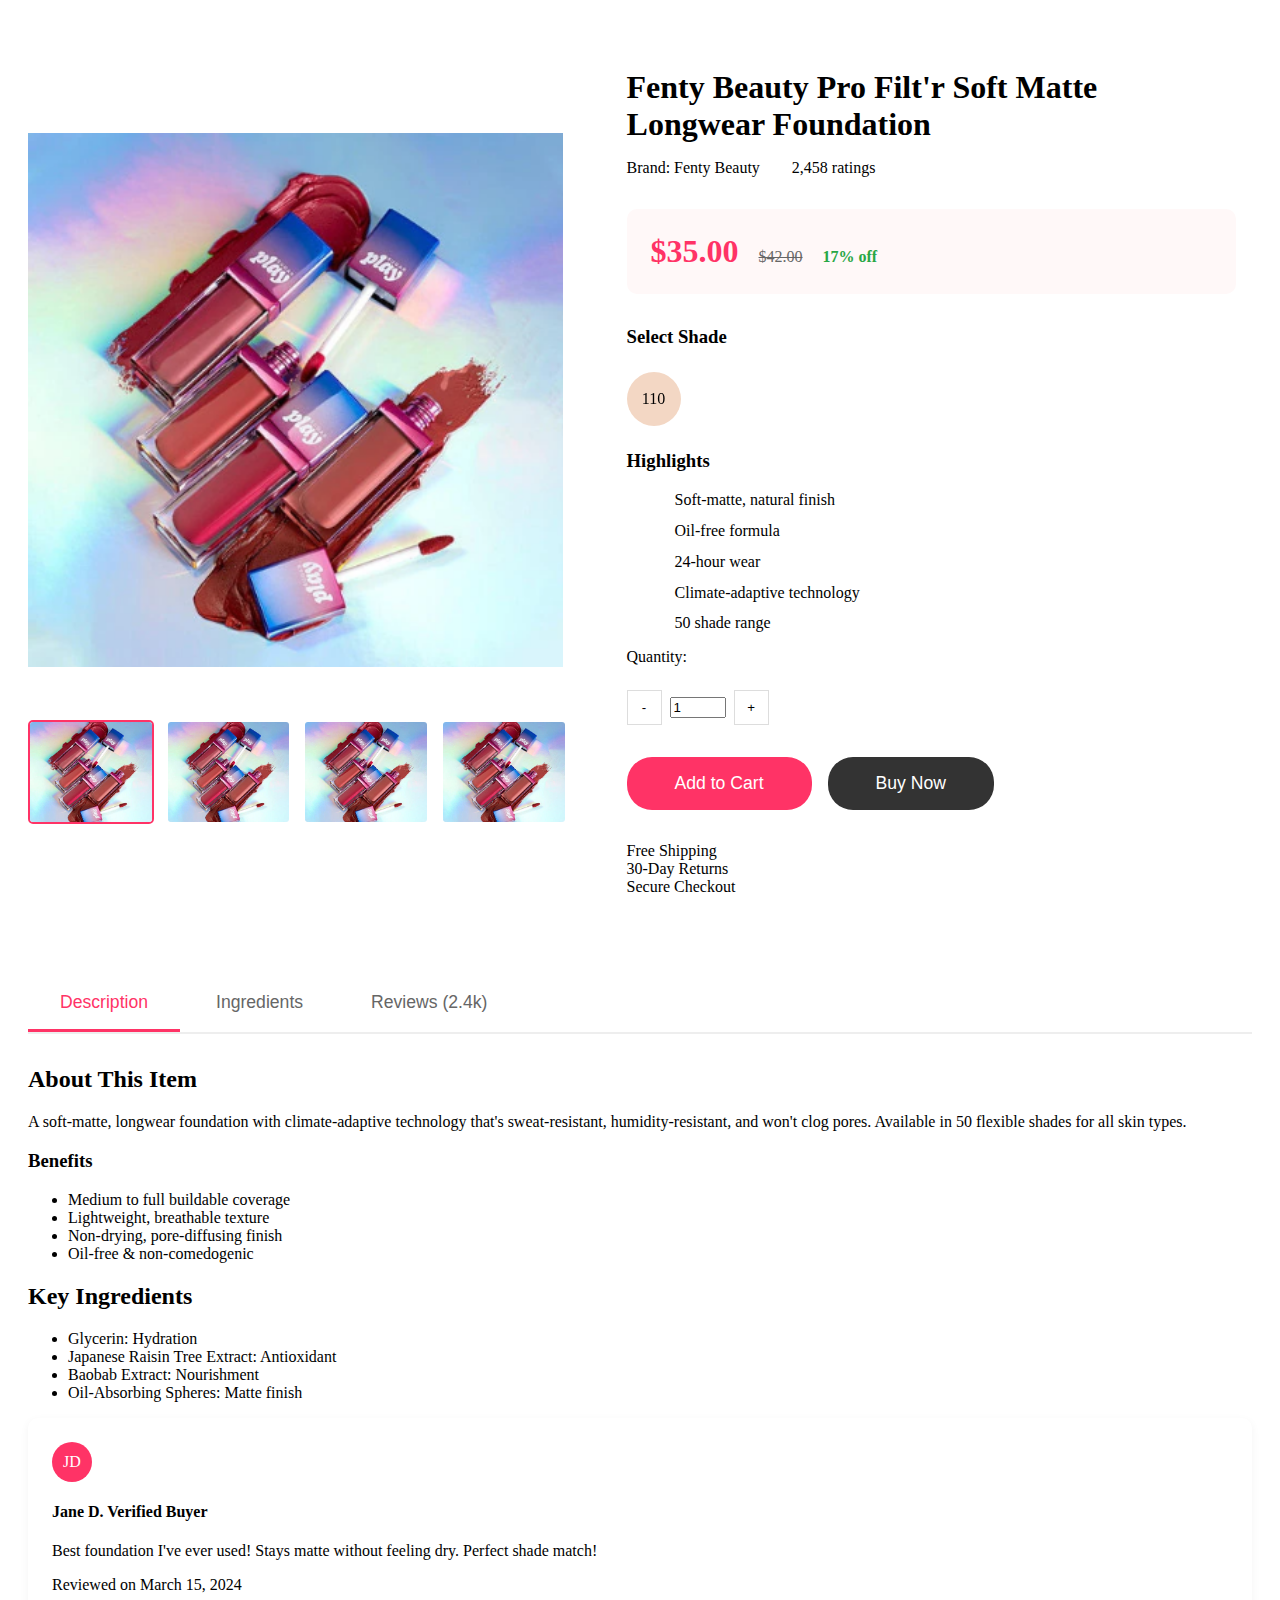
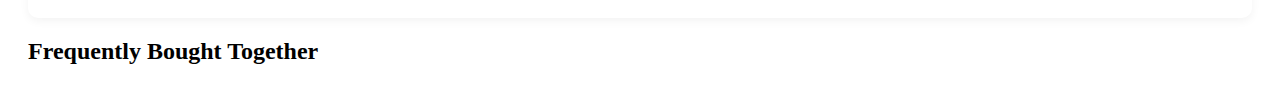
<file: foundation_product.html>
<!DOCTYPE html>
<html lang="en">
<head>
    <meta charset="UTF-8">
    <meta name="viewport" content="width=device-width, initial-scale=1.0">
    <title>Document</title>
</head>
<body>
    <div class="foundation-detail-page">
        <div class="foundation-detail-container">
            <!-- Product Gallery -->
            <div class="foundation-image-gallery">
                <div class="main-image">
                    <img src="images\image.png" alt="Fenty Beauty Pro Filt'r Soft Matte Longwear Foundation" id="mainImage">
                </div>
                <div class="thumbnail-grid">
                    <img src="images\image.png" class="thumbnail active" onclick="changeImage('foundation-main.jpg')">
                    <img src="images\image.png" class="thumbnail" onclick="changeImage('angle-shot.jpg')">
                    <img src="images\image.png" class="thumbnail" onclick="changeImage('swatch-shot.jpg')">
                    <img src="images\image.png" class="thumbnail" onclick="changeImage('packaging.jpg')">
                </div>
            </div>
    
            <!-- Product Info -->
            <div class="foundation-product-info">
                <h1 class="product-title">Fenty Beauty Pro Filt'r Soft Matte Longwear Foundation</h1>
                <div class="brand-rating">
                    <span class="brand">Brand: Fenty Beauty</span>
                    <div class="ratings">
                        <div class="stars">
                            <i class="fas fa-star"></i><i class="fas fa-star"></i><i class="fas fa-star"></i><i class="fas fa-star"></i><i class="fas fa-star-half-alt"></i>
                        </div>
                        <span class="rating-count">2,458 ratings</span>
                    </div>
                </div>
                
                <div class="price-section">
                    <span class="current-price">$35.00</span>
                    <span class="original-price">$42.00</span>
                    <span class="discount">17% off</span>
                </div>
    
                <div class="shade-selector">
                    <h3>Select Shade</h3>
                    <div class="shade-grid">
                        <div class="shade-option" style="background: #f3d7c4" data-shade="110">
                            <span class="shade-name">110</span>
                        </div>
                        <!-- More shade options -->
                    </div>
                </div>
    
                <div class="product-highlights">
                    <h3>Highlights</h3>
                    <ul>
                        <li><i class="fas fa-check"></i> Soft-matte, natural finish</li>
                        <li><i class="fas fa-check"></i> Oil-free formula</li>
                        <li><i class="fas fa-check"></i> 24-hour wear</li>
                        <li><i class="fas fa-check"></i> Climate-adaptive technology</li>
                        <li><i class="fas fa-check"></i> 50 shade range</li>
                    </ul>
                </div>
    
                <div class="quantity-section">
                    <label>Quantity:</label>
                    <div class="quantity-selector">
                        <button class="quantity-btn">-</button>
                        <input type="number" value="1" min="1" max="10">
                        <button class="quantity-btn">+</button>
                    </div>
                </div>
    
                <div class="action-buttons">
                    <button class="add-to-cart-btn"><i class="fas fa-shopping-cart"></i> Add to Cart</button>
                    <button class="buy-now-btn">Buy Now</button>
                </div>
    
                <div class="trust-badges">
                    <div class="badge"><i class="fas fa-shipping-fast"></i> Free Shipping</div>
                    <div class="badge"><i class="fas fa-undo"></i> 30-Day Returns</div>
                    <div class="badge"><i class="fas fa-lock"></i> Secure Checkout</div>
                </div>
            </div>
        </div>
    
        <!-- Product Details -->
        <div class="product-details-section">
            <div class="detail-tabs">
                <button class="tab active" onclick="openTab('description')">Description</button>
                <button class="tab" onclick="openTab('ingredients')">Ingredients</button>
                <button class="tab" onclick="openTab('reviews')">Reviews (2.4k)</button>
            </div>
    
            <div id="description" class="tab-content active">
                <h2>About This Item</h2>
                <p>A soft-matte, longwear foundation with climate-adaptive technology that's 
                sweat-resistant, humidity-resistant, and won't clog pores. Available in 
                50 flexible shades for all skin types.</p>
                
                <h3>Benefits</h3>
                <ul>
                    <li>Medium to full buildable coverage</li>
                    <li>Lightweight, breathable texture</li>
                    <li>Non-drying, pore-diffusing finish</li>
                    <li>Oil-free & non-comedogenic</li>
                </ul>
            </div>
    
            <div id="ingredients" class="tab-content">
                <h2>Key Ingredients</h2>
                <ul>
                    <li>Glycerin: Hydration</li>
                    <li>Japanese Raisin Tree Extract: Antioxidant</li>
                    <li>Baobab Extract: Nourishment</li>
                    <li>Oil-Absorbing Spheres: Matte finish</li>
                </ul>
            </div>
    
            <div id="reviews" class="tab-content">
                <div class="review">
                    <div class="review-header">
                        <div class="user-avatar">JD</div>
                        <div class="user-info">
                            <h4>Jane D. <span class="verified">Verified Buyer</span></h4>
                            <div class="stars">
                                <i class="fas fa-star"></i><i class="fas fa-star"></i><i class="fas fa-star"></i><i class="fas fa-star"></i><i class="fas fa-star"></i>
                            </div>
                        </div>
                    </div>
                    <p class="review-text">Best foundation I've ever used! Stays matte without feeling dry. Perfect shade match!</p>
                    <span class="review-date">Reviewed on March 15, 2024</span>
                </div>
                <!-- More reviews -->
            </div>
        </div>
    
        <!-- Related Products -->
        <div class="related-products">
            <h2>Frequently Bought Together</h2>
            <div class="related-grid">
                <!-- Product cards similar to previous -->
            </div>
        </div>
    </div>
    
    <style>
    /* Foundation Detail Page Styles */
    .foundation-detail-page {
        max-width: 1400px;
        margin: 2rem auto;
        padding: 0 20px;
    }
    
    .foundation-detail-container {
        display: grid;
        grid-template-columns: 1fr 1.2fr;
        gap: 3rem;
        margin-bottom: 4rem;
    }
    
    .foundation-image-gallery {
        position: sticky;
        top: 100px;
        height: fit-content;
    }
    
    .main-image img {
        width: 100%;
        height: 600px;
        object-fit: contain;
        border-radius: 10px;
    }
    
    .thumbnail-grid {
        display: grid;
        grid-template-columns: repeat(4, 1fr);
        gap: 1rem;
        margin-top: 1rem;
    }
    
    .thumbnail {
        width: 100%;
        height: 100px;
        object-fit: cover;
        cursor: pointer;
        border: 2px solid transparent;
        border-radius: 5px;
    }
    
    .thumbnail.active {
        border-color: #ff3366;
    }
    
    .foundation-product-info {
        padding: 1rem;
    }
    
    .product-title {
        font-size: 2rem;
        margin-bottom: 1rem;
    }
    
    .brand-rating {
        display: flex;
        gap: 2rem;
        align-items: center;
        margin-bottom: 1.5rem;
    }
    
    .stars {
        color: #ffd700;
        font-size: 0.9rem;
    }
    
    .price-section {
        background: #fff8f8;
        padding: 1.5rem;
        border-radius: 10px;
        margin: 2rem 0;
    }
    
    .current-price {
        font-size: 2rem;
        color: #ff3366;
        font-weight: bold;
        margin-right: 1rem;
    }
    
    .original-price {
        text-decoration: line-through;
        color: #666;
    }
    
    .discount {
        color: #28a745;
        font-weight: bold;
        margin-left: 1rem;
    }
    
    .shade-grid {
        display: grid;
        grid-template-columns: repeat(6, 1fr);
        gap: 1rem;
        margin: 1.5rem 0;
    }
    
    .shade-option {
        width: 50px;
        height: 50px;
        /* border-radius: 50%; */
        display:flex;
        flex-direction: column;
        justify-content: center;
        border-radius: 50%;
        position: relative;
        cursor: pointer;
        text-align: center;
        border: 2px solid transparent;
    }
    
    .shade-option:hover::after {
        content: attr(data-shade);
        position: absolute;
        bottom: -25px;
        left: 50%;
        transform: translateX(-50%);
        white-space: nowrap;
        font-size: 0.8rem;
    }
    
    .product-highlights li {
        margin: 0.8rem 0;
        display: flex;
        align-items: center;
        gap: 0.5rem;
    }
    
    .quantity-selector {
        display: flex;
        align-items: center;
        gap: 0.5rem;
        margin: 1.5rem 0;
    }
    
    .quantity-btn {
        width: 35px;
        height: 35px;
        border: 1px solid #ddd;
        background: white;
        cursor: pointer;
    }
    
    .action-buttons {
        display: flex;
        gap: 1rem;
        margin: 2rem 0;
    }
    
    .add-to-cart-btn {
        background: #ff3366;
        color: white;
        padding: 1rem 3rem;
        border: none;
        border-radius: 25px;
        font-size: 1.1rem;
        cursor: pointer;
    }
    
    .buy-now-btn {
        background: #333;
        color: white;
        padding: 1rem 3rem;
        border: none;
        border-radius: 25px;
        font-size: 1.1rem;
        cursor: pointer;
    }
    
    .detail-tabs {
        border-bottom: 2px solid #eee;
        margin-bottom: 2rem;
    }
    
    .tab {
        background: none;
        border: none;
        padding: 1rem 2rem;
        cursor: pointer;
        font-size: 1.1rem;
        color: #666;
    }
    
    .tab.active {
        color: #ff3366;
        border-bottom: 3px solid #ff3366;
    }
    
    .review {
        background: white;
        padding: 1.5rem;
        border-radius: 10px;
        margin: 1rem 0;
        box-shadow: 0 3px 10px rgba(0,0,0,0.05);
    }
    
    .user-avatar {
        width: 40px;
        height: 40px;
        border-radius: 50%;
        background: #ff3366;
        color: white;
        display: flex;
        align-items: center;
        justify-content: center;
    }
    
    @media (max-width: 768px) {
        .foundation-detail-container {
            grid-template-columns: 1fr;
        }
        
        .main-image img {
            height: 400px;
        }
        
        .action-buttons {
            flex-direction: column;
        }
    }
    </style>
</body>
</html>
</file>
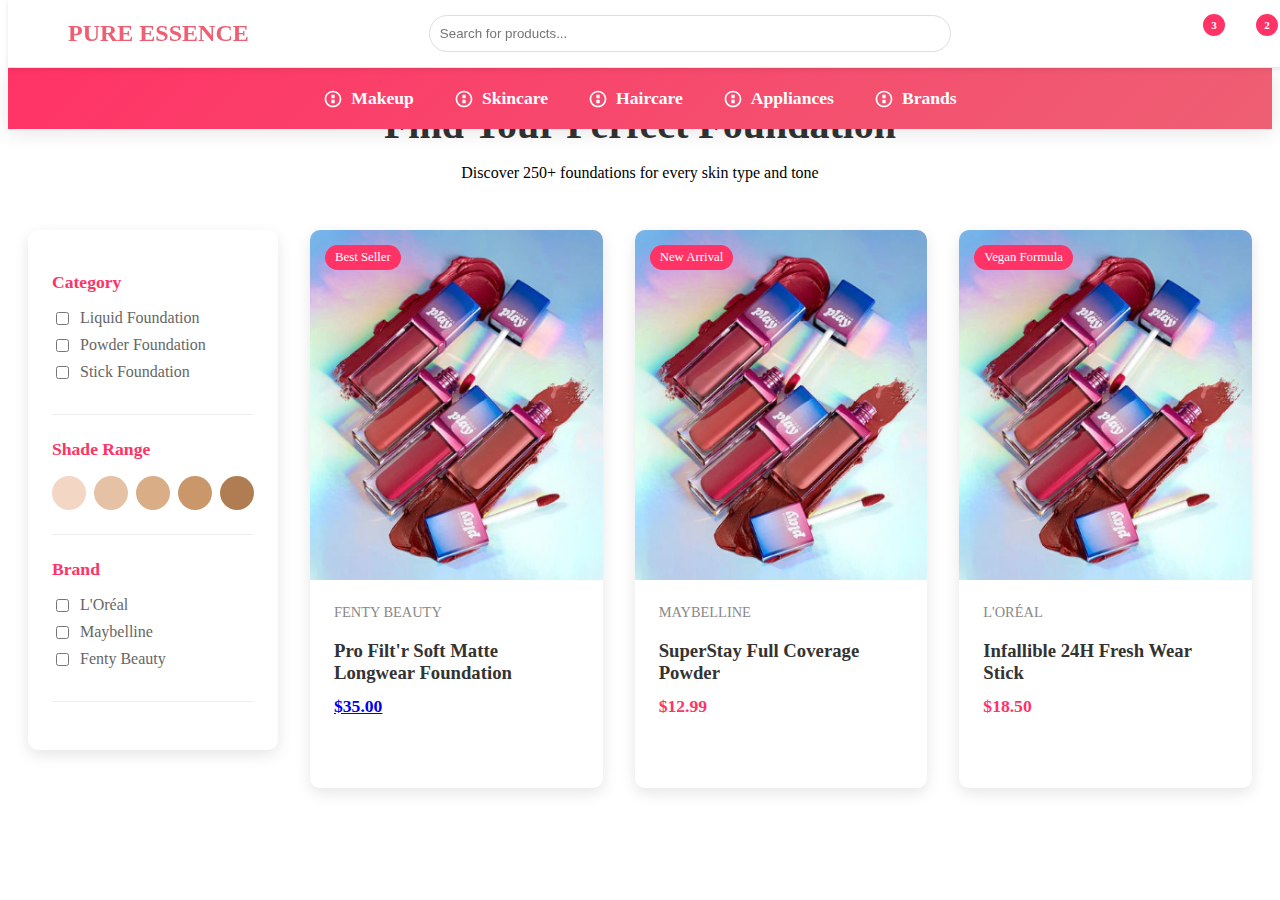
<file: foundations.html>
<!DOCTYPE html>
<html lang="en">
<head>
    <meta charset="UTF-8">
    <meta name="viewport" content="width=device-width, initial-scale=1.0">
    <title>Foundation Finder - Perfect Base Makeup Collection</title>
    <link rel="stylesheet" href="css_files\navbar.css">
    <link rel="stylesheet" href="css_files\header.css">
    <style>
        /* Foundation Page Styles */
        .foundation-page {
            max-width: 1400px;
            margin: 2rem auto;
            padding: 0 20px;
        }

        .page-header {
            text-align: center;
            margin-bottom: 3rem;
        }

        .page-header h1 {
            font-size: 2.5rem;
            color: #333;
            margin-bottom: 1rem;
        }

        .filter-section {
            display: grid;
            grid-template-columns: 250px 1fr;
            gap: 2rem;
        }

        /* Filters Sidebar */
        .filters {
            background: #fff;
            padding: 1.5rem;
            border-radius: 10px;
            box-shadow: 0 5px 15px rgba(0,0,0,0.1);
            height: fit-content;
        }

        .filter-group {
            margin-bottom: 1.5rem;
            border-bottom: 1px solid #eee;
            padding-bottom: 1.5rem;
        }

        .filter-group h3 {
            color: #ff3366;
            margin-bottom: 1rem;
            font-size: 1.1rem;
        }

        .filter-option {
            display: flex;
            align-items: center;
            margin: 0.5rem 0;
        }

        .filter-option label {
            margin-left: 0.5rem;
            color: #666;
            cursor: pointer;
        }

        .shade-filter {
            display: flex;
            flex-wrap: wrap;
            gap: 0.5rem;
        }

        .shade-option {
            width: 30px;
            height: 30px;
            border-radius: 50%;
            cursor: pointer;
            border: 2px solid transparent;
            transition: transform 0.2s ease;
        }

        .shade-option:hover {
            transform: scale(1.1);
        }

        /* Products Grid */
        .products-grid {
            display: grid;
            grid-template-columns: repeat(auto-fill, minmax(280px, 1fr));
            gap: 2rem;
        }

        .product-card {
            background: #fff;
            border-radius: 10px;
            overflow: hidden;
            box-shadow: 0 5px 15px rgba(0,0,0,0.1);
            transition: transform 0.3s ease;
            position: relative;
        }

        .product-card:hover {
            transform: translateY(-5px);
        }

        .product-image {
            height: 350px;
            position: relative;
            overflow: hidden;
        }

        .product-image img {
            width: 100%;
            height: 100%;
            object-fit: cover;
            transition: transform 0.3s ease;
        }

        .product-badge {
            position: absolute;
            top: 15px;
            left: 15px;
            background: #ff3366;
            color: white;
            padding: 5px 10px;
            border-radius: 20px;
            font-size: 0.8rem;
        }

        .product-details {
            padding: 1.5rem;
        }

        .product-brand {
            color: #888;
            font-size: 0.9rem;
            margin-bottom: 0.5rem;
        }

        .product-title {
            font-weight: 600;
            margin-bottom: 0.75rem;
            color: #333;
        }

        .product-price {
            color: #ff3366;
            font-weight: bold;
            font-size: 1.1rem;
        }

        .product-actions {
            display: flex;
            justify-content: space-between;
            margin-top: 1rem;
            opacity: 0;
            transition: opacity 0.3s ease;
        }

        .product-card:hover .product-actions {
            opacity: 1;
        }

        .quick-view-btn {
            background: #333;
            color: white;
            border: none;
            padding: 8px 15px;
            border-radius: 20px;
            cursor: pointer;
        }

        .add-to-cart-btn {
            background: #ff3366;
            color: white;
            border: none;
            padding: 8px 15px;
            border-radius: 20px;
            cursor: pointer;
        }

        /* Responsive Design */
        @media (max-width: 768px) {
            .filter-section {
                grid-template-columns: 1fr;
            }
            
            .products-grid {
                grid-template-columns: 1fr;
            }
        }
    </style>
</head>
<body>
    <!-- Header -->
    <header class="header">
        <div class="header-content">
            <div class="logo">PURE ESSENCE</div>
            <div class="search-bar">
                <input type="text" placeholder="Search for products...">
            </div>
             <!-- Updated User Actions HTML -->
    <div class="user-actions">
        <!-- Search Icon -->
        <div class="action-item search-toggle">
            <i class="fas fa-search action-icon"></i>
        </div>
    
        <!-- User Profile -->
        <div class="action-item">
            <div class="action-icon">
                <i class="fas fa-user"></i>
            </div>
            <div class="profile-dropdown">
                <div class="dropdown-header">
                    <div class="user-avatar">
                        <i class="fas fa-user"></i>
                    </div>
                    <p style="margin: 0.5rem 0; font-weight: 600;">Welcome!</p>
                    <button class="cta-button" style="padding: 0.5rem 1rem; font-size: 0.9rem;">
                        Sign In / Register
                    </button>
                </div>
                <ul class="dropdown-list">
                    <li><i class="fas fa-heart" style="margin-right: 8px;"></i>Wishlist</li>
                    <li><i class="fas fa-box" style="margin-right: 8px;"></i>Orders</li>
                    <li><i class="fas fa-cog" style="margin-right: 8px;"></i>Settings</li>
                </ul>
            </div>
        </div>
    
        <!-- Wishlist -->
        <div class="action-item">
            <div class="action-icon wishlist-icon">
                <i class="fas fa-heart"></i>
                <span class="action-badge">3</span>
            </div>
        </div>
    
        <!-- Shopping Cart -->
        <div class="action-item">
            <div class="action-icon">
                <i class="fas fa-shopping-bag"></i>
                <span class="action-badge">2</span>
            </div>
            <div class="cart-preview">
                <div class="cart-item">
                    <img src="images\image.png" alt="Product">
                    <div>
                        <h4>Matte Lipstick</h4>
                       </a> <p>₹599 x 1</p>
                    </div>
                </div>
                <div class="cart-item">
                    <img src="images\image.png" alt="Product">
                    <div>
                        <h4>Blush Palette</h4>
                        <p>₹899 x 1</p>
                    </div>
                </div>
                <div class="cart-total">Total: ₹1498</div>
                <button class="cta-button" style="width: 100%; margin-top: 1rem;">
                    View Cart
                </button>
            </div>
        </div>
    </div>
    
        </div>
    </header>

    <!-- Navigation -->
    <nav class="navbar">
        <button class="mobile-menu-btn"><i class="fas fa-bars"></i></button>
        <ul class="nav-links">
            <li>
                <a href="#">
                    <svg class="nav-icon" viewBox="0 0 24 24" fill="currentColor">
                        <path d="M12 2C6.48 2 2 6.48 2 12s4.48 10 10 10 10-4.48 10-10S17.52 2 12 2zm0 18c-4.41 0-8-3.59-8-8s3.59-8 8-8 8 3.59 8 8-3.59 8-8 8zm-2-9V7h4v4h-4zm0 6v-4h4v4h-4z"/>
                    </svg>
                    Makeup
                </a>
                <div class="dropdown">
                    <div class="dropdown-column">
                        <div class="dropdown-category">
                            <h4>Face</h4>
                            <a href="foundations.html">Foundation</a>
                            <a href="#">Concealer</a>
                            <a href="#">Powder</a>
                            <a href="#">Blush</a>
                        </div>
                        <div class="dropdown-category">
                            <h4>Eyes</h4>
                            <a href="#">Eyeshadow</a>
                            <a href="#">Eyeliner</a>
                            <a href="#">Mascara</a>
                            <a href="#">Brows</a>
                        </div>
                        <div class="dropdown-category">
                            <h4>Lips</h4>
                            <a href="#">Lipstick</a>
                            <a href="#">Lip Gloss</a>
                            <a href="#">Lip Liner</a>
                            <a href="#">Lip Balm</a>
                        </div>
                        <div class="dropdown-image"></div>
                    </div>
                </div>
            </li>
            <li>
                <a href="#">
                    <svg class="nav-icon" viewBox="0 0 24 24" fill="currentColor">
                        <path d="M12 2C6.48 2 2 6.48 2 12s4.48 10 10 10 10-4.48 10-10S17.52 2 12 2zm0 18c-4.41 0-8-3.59-8-8s3.59-8 8-8 8 3.59 8 8-3.59 8-8 8zm-2-9V7h4v4h-4zm0 6v-4h4v4h-4z"/>
                    </svg>
                    Skincare
                </a>
            </li>
            <li>
                <a href="#">
                    <svg class="nav-icon" viewBox="0 0 24 24" fill="currentColor">
                        <path d="M12 2C6.48 2 2 6.48 2 12s4.48 10 10 10 10-4.48 10-10S17.52 2 12 2zm0 18c-4.41 0-8-3.59-8-8s3.59-8 8-8 8 3.59 8 8-3.59 8-8 8zm-2-9V7h4v4h-4zm0 6v-4h4v4h-4z"/>
                    </svg>
                    Haircare
                </a>
            </li>
            <li>
                <a href="#">
                    <svg class="nav-icon" viewBox="0 0 24 24" fill="currentColor">
                        <path d="M12 2C6.48 2 2 6.48 2 12s4.48 10 10 10 10-4.48 10-10S17.52 2 12 2zm0 18c-4.41 0-8-3.59-8-8s3.59-8 8-8 8 3.59 8 8-3.59 8-8 8zm-2-9V7h4v4h-4zm0 6v-4h4v4h-4z"/>
                    </svg>
                    Appliances
                </a>
            </li>
            <li>
                <a href="#">
                    <svg class="nav-icon" viewBox="0 0 24 24" fill="currentColor">
                        <path d="M12 2C6.48 2 2 6.48 2 12s4.48 10 10 10 10-4.48 10-10S17.52 2 12 2zm0 18c-4.41 0-8-3.59-8-8s3.59-8 8-8 8 3.59 8 8-3.59 8-8 8zm-2-9V7h4v4h-4zm0 6v-4h4v4h-4z"/>
                    </svg>
                    Brands
                </a>
            </li>
        </ul>
    </nav>
    
     
    
    <div class="foundation-page">
        <div class="page-header">
            <h1>Find Your Perfect Foundation</h1>
            <p>Discover 250+ foundations for every skin type and tone</p>
        </div>

        <div class="filter-section">
            <div class="filters">
                <div class="filter-group">
                    <h3>Category</h3>
                    <div class="filter-option">
                        <input type="checkbox" id="liquid">
                        <label for="liquid">Liquid Foundation</label>
                    </div>
                    <div class="filter-option">
                        <input type="checkbox" id="powder">
                        <label for="powder">Powder Foundation</label>
                    </div>
                    <div class="filter-option">
                        <input type="checkbox" id="stick">
                        <label for="stick">Stick Foundation</label>
                    </div>
                </div>

                <div class="filter-group">
                    <h3>Shade Range</h3>
                    <div class="shade-filter">
                        <div class="shade-option" style="background: #f3d7c4"></div>
                        <div class="shade-option" style="background: #e5c2a5"></div>
                        <div class="shade-option" style="background: #d9ae87"></div>
                        <div class="shade-option" style="background: #c99769"></div>
                        <div class="shade-option" style="background: #b07d52"></div>
                    </div>
                </div>

                <div class="filter-group">
                    <h3>Brand</h3>
                    <div class="filter-option">
                        <input type="checkbox" id="loreal">
                        <label for="loreal">L'Oréal</label>
                    </div>
                    <div class="filter-option">
                        <input type="checkbox" id="maybelline">
                        <label for="maybelline">Maybelline</label>
                    </div>
                    <div class="filter-option">
                        <input type="checkbox" id="fenty">
                        <label for="fenty">Fenty Beauty</label>
                    </div>
                </div>
            </div>

            <div class="products-grid">
                <!-- Product 1 -->
                <div class="product-card">
                    <div class="product-image">
                        <img src="images\image.png" alt="Liquid Foundation">
                        <span class="product-badge">Best Seller</span>
                    </div>
                    <div class="product-details">
                        <div class="product-brand">FENTY BEAUTY</div>
                        <h3 class="product-title">Pro Filt'r Soft Matte Longwear Foundation</h3>
                        <div class="product-price"><a href="foundation_product.html">$35.00</a></div>
                        <div class="product-actions">
                            <button class="quick-view-btn">Quick View</button>
                            <button class="add-to-cart-btn">Add to Bag</button>
                        </div>
                    </div>
                </div>

                <!-- Product 2 -->
                <div class="product-card">
                    <div class="product-image">
                        <img src="images\image.png" alt="Powder Foundation">
                        <span class="product-badge">New Arrival</span>
                    </div>
                    <div class="product-details">
                        <div class="product-brand">MAYBELLINE</div>
                        <h3 class="product-title">SuperStay Full Coverage Powder</h3>
                        <div class="product-price">$12.99</div>
                        <div class="product-actions">
                            <button class="quick-view-btn">Quick View</button>
                            <button class="add-to-cart-btn">Add to Bag</button>
                        </div>
                    </div>
                </div>

                <!-- Product 3 -->
                <div class="product-card">
                    <div class="product-image">
                        <img src="images\image.png" alt="Stick Foundation">
                        <span class="product-badge">Vegan Formula</span>
                    </div>
                    <div class="product-details">
                        <div class="product-brand">L'ORÉAL</div>
                        <h3 class="product-title">Infallible 24H Fresh Wear Stick</h3>
                        <div class="product-price">$18.50</div>
                        <div class="product-actions">
                            <button class="quick-view-btn">Quick View</button>
                            <button class="add-to-cart-btn">Add to Bag</button>
                        </div>
                    </div>
                </div>
            </div>
        </div>
    </div>
</body>
</html>
</file>
